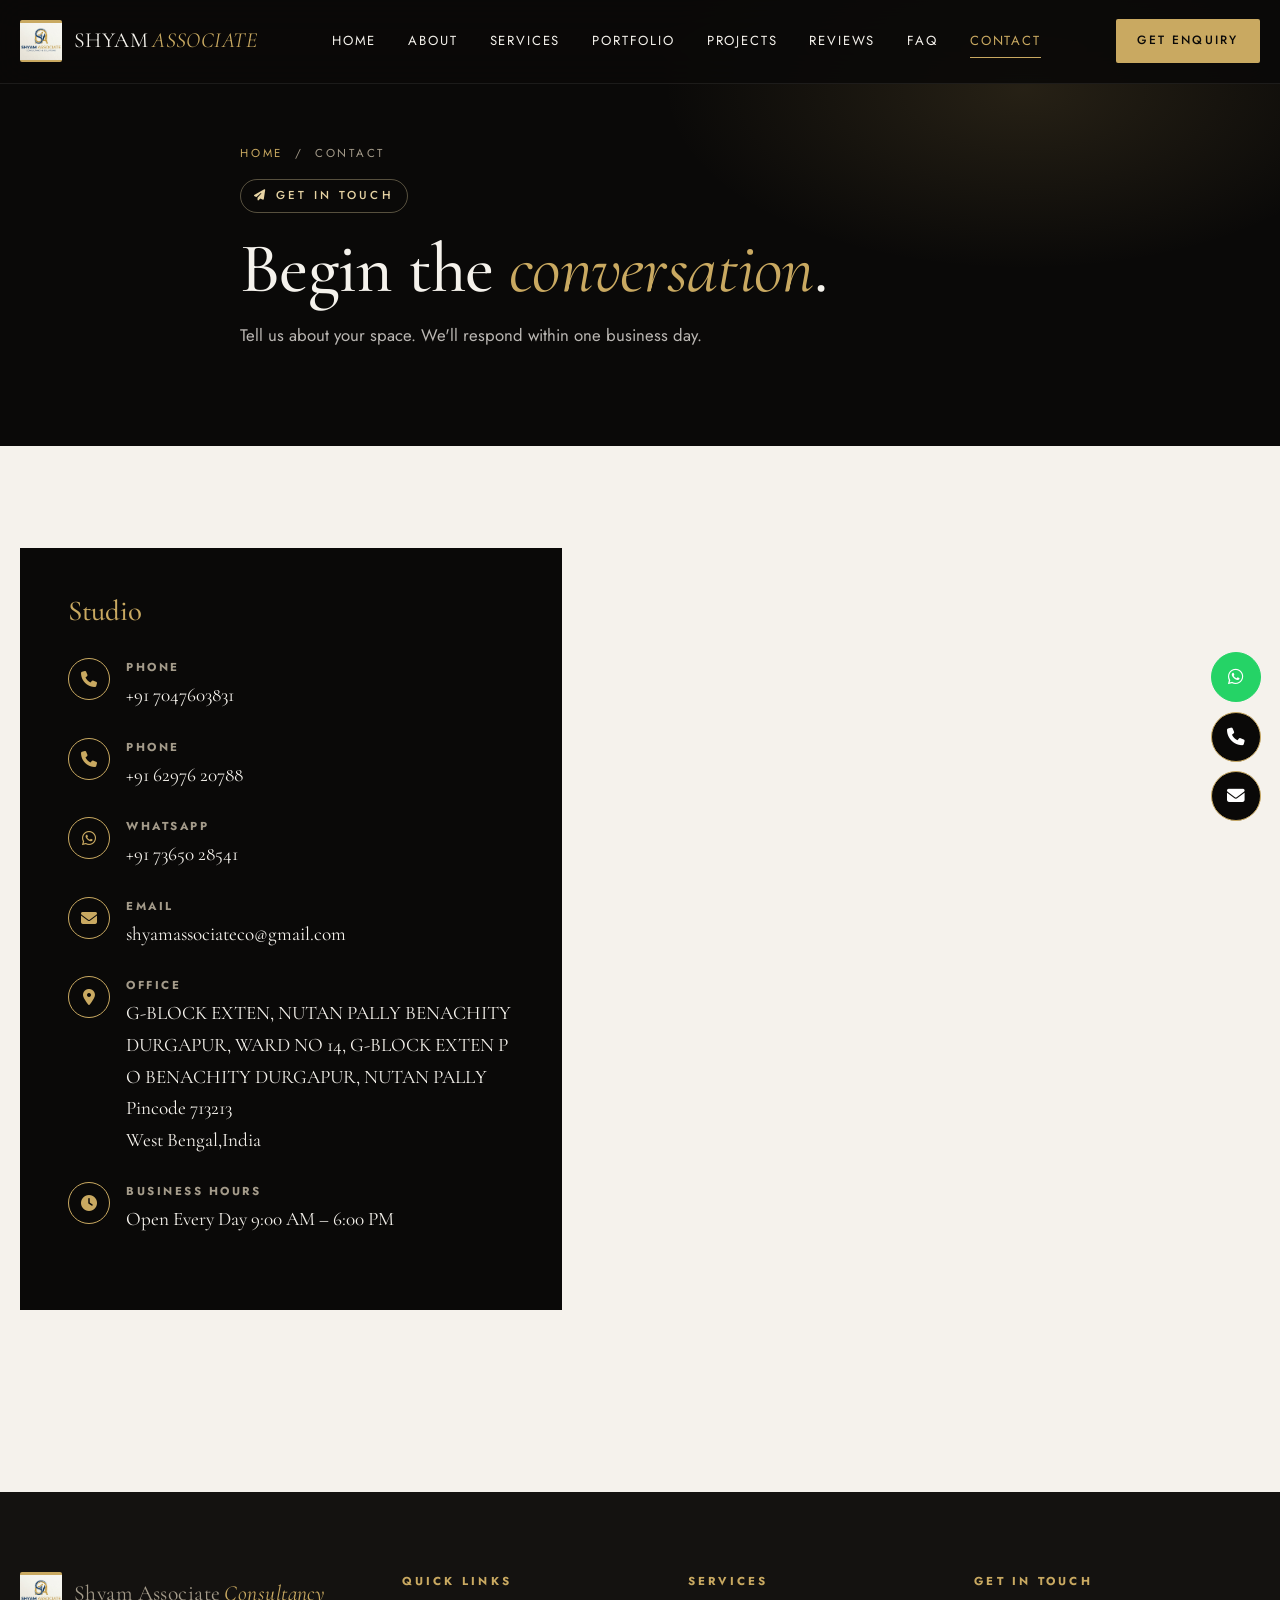
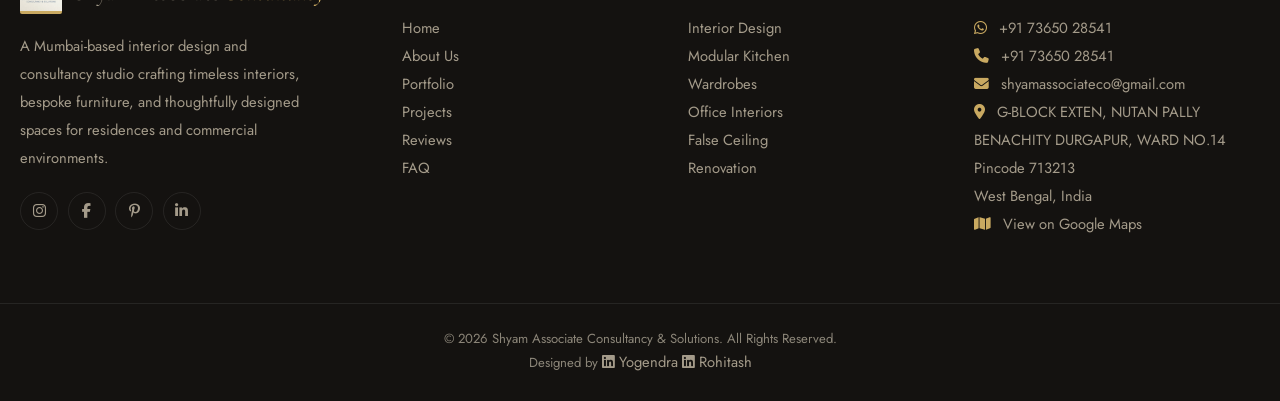
<file: contact.html>
<!DOCTYPE html>
<html lang="en">
<head>
<meta charset="UTF-8" />
<meta name="viewport" content="width=device-width, initial-scale=1.0" />
<meta name="description" content="Contact SHYAM ASSOCIATE — luxury interior design studio in Bandra West, Mumbai." />
<title>Contact — SHYAM ASSOCIATE</title>
<link rel="icon" type="images/jpeg" href="images/favicon.jpeg" />
<link rel="preconnect" href="https://fonts.googleapis.com" />
<link rel="preconnect" href="https://fonts.gstatic.com" crossorigin />
<link href="https://fonts.googleapis.com/css2?family=Cormorant+Garamond:wght@300;400;500;600;700&family=Jost:wght@300;400;500;600&display=swap" rel="stylesheet" />
<link rel="stylesheet" href="https://cdnjs.cloudflare.com/ajax/libs/font-awesome/6.5.1/css/all.min.css" />
<link rel="stylesheet" href="styles.css" />
</head>
<body data-page="contact">

<header class="nav" id="nav">
  <div class="nav__inner container">
    <a href="index.html" class="brand" data-testid="brand-link">
      <!-- <span class="brand__mark">SA</span> -->
      <span class="brand__mark"><img  src="images/logo.jpeg" alt=""></span>
      <span class="brand__name" style=" font-weight: 40px;" >SHYAM<em>ASSOCIATE</em></span>
    </a>
     <nav class="nav__links" id="navLinks">
      <a href="index.html">Home</a><a href="about.html">About</a><a href="services.html">Services</a>
      <a href="portfolio.html">Portfolio</a><a href="projects.html">Projects</a>
      <a href="reviews.html">Reviews</a><a href="faq.html">FAQ</a><a href="contact.html" class="active">Contact</a>
    </nav>
    <a href="contact.html" class="btn btn--gold nav__cta">Get Enquiry</a>
    <button class="nav__toggle" id="navToggle" aria-label="Menu"><span></span><span></span><span></span></button>
  </div>
</header>

<section class="page-hero">
  <div class="container page-hero__inner">
    <p class="crumbs"><a href="index.html">Home</a> &nbsp;/&nbsp; Contact</p>
    <span class="eyebrow eyebrow--light"><i class="fa-solid fa-paper-plane"></i> Get in Touch</span>
    <h1 class="h1">Begin the <em>conversation</em>.</h1>
    <p class="lead" style="color:rgba(245,242,236,.75);">Tell us about your space. We'll respond within one business day.</p>
  </div>
</section>

<section class="section">
  <div class="container">
    <div class="contact__grid">
      <aside class="contact__info" data-testid="contact-info">
        <h3>Studio</h3>
      <div class="info-item"><i class="fa-solid fa-phone"></i><div><strong>Phone</strong><a href="tel:+91 7047603831">+91 7047603831</a></div></div>
      <div class="info-item"><i class="fa-solid fa-phone"></i><div><strong>Phone</strong><a href="tel:+91 62976 20788">+91 62976 20788</a></div></div>
        <div class="info-item"><i class="fa-brands fa-whatsapp"></i><div><strong>WhatsApp</strong><a href="https://wa.me/+91 73650 28541" target="_blank" rel="noopener">+91 73650 28541</a></div></div>
        <div class="info-item"><i class="fa-solid fa-envelope"></i><div><strong>Email</strong><a href="mailto:shyamassociateco@gmail.com">shyamassociateco@gmail.com</a></div></div>
        <div class="info-item"><i class="fa-solid fa-location-dot"></i><div><strong>Office</strong><p>G-BLOCK EXTEN, NUTAN PALLY BENACHITY DURGAPUR, WARD NO 14, G-BLOCK EXTEN P O BENACHITY DURGAPUR, NUTAN PALLY<br>Pincode 713213<br/>West Bengal,India</p></div></div>
        <div class="info-item"><i class="fa-solid fa-clock"></i><div><strong>Business Hours</strong><p> Open Every Day
9:00 AM – 6:00 PM </p></div></div>
      </aside>

      
    <div class="map" data-testid="map">
      <iframe src="https://www.google.com/maps?q=G-BLOCK+EXTEN,+NUTAN+PALLY+BENACHITY+DURGAPUR,+WARD+NO+14,+G-BLOCK+EXTEN+P+O+BENACHITY+DURGAPUR,+NUTAN+PALLY&output=embed" loading="lazy" referrerpolicy="no-referrer-when-downgrade" title="SHYAM ASSOCIATE — Durgapur"></iframe>
    </div>
  </div>
</section>

<div id="footer-mount"></div>

<div class="floaters">
  <a href="https://wa.me/+91 73650 28541" class="floater floater--wa" target="_blank" rel="noopener"><i class="fa-brands fa-whatsapp"></i></a>
  <a href="tel:+91 73650 28541" class="floater floater--call"><i class="fa-solid fa-phone"></i></a>
  <a href="mailto:shyamassociateco@gmail.com" class="floater floater--mail"><i class="fa-solid fa-envelope"></i></a>
  <button class="floater floater--top" id="backToTop"><i class="fa-solid fa-arrow-up"></i></button>
</div>
  <script src="main.js"></script>  
</body>
</file>
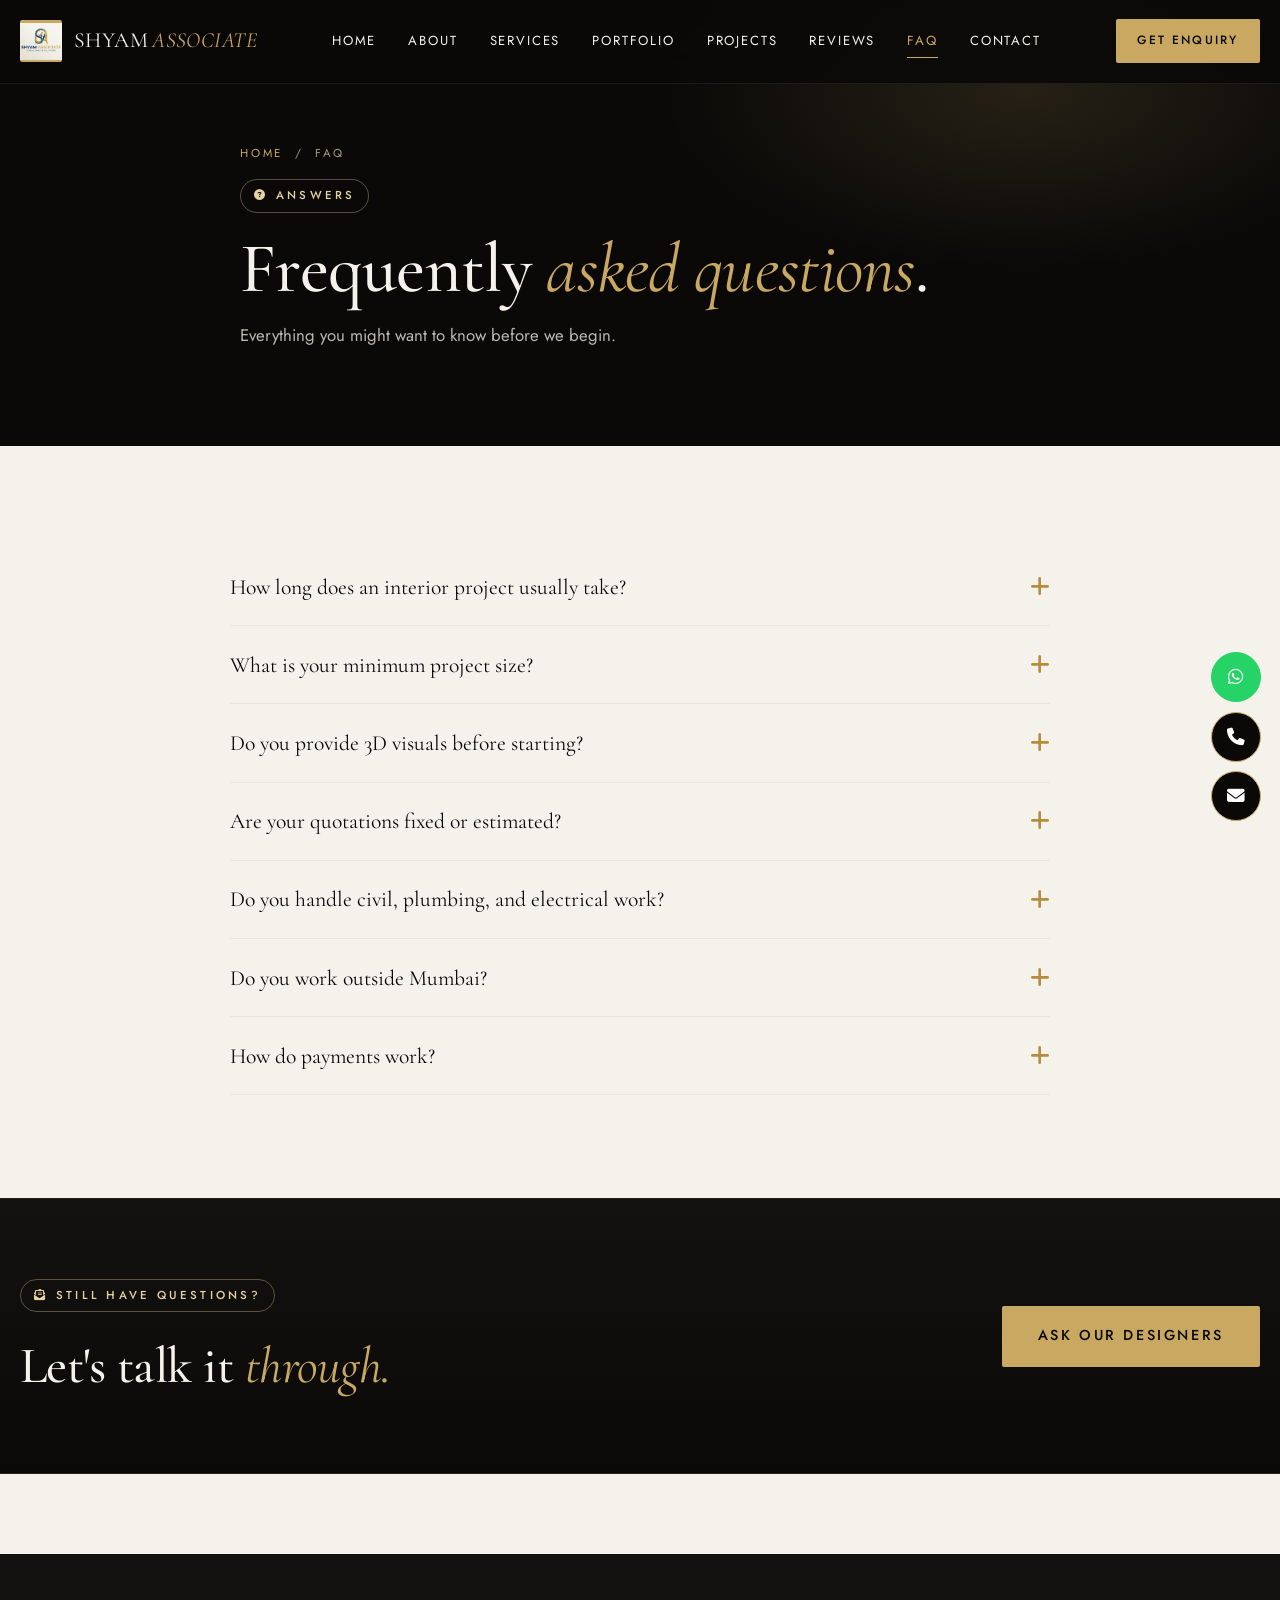
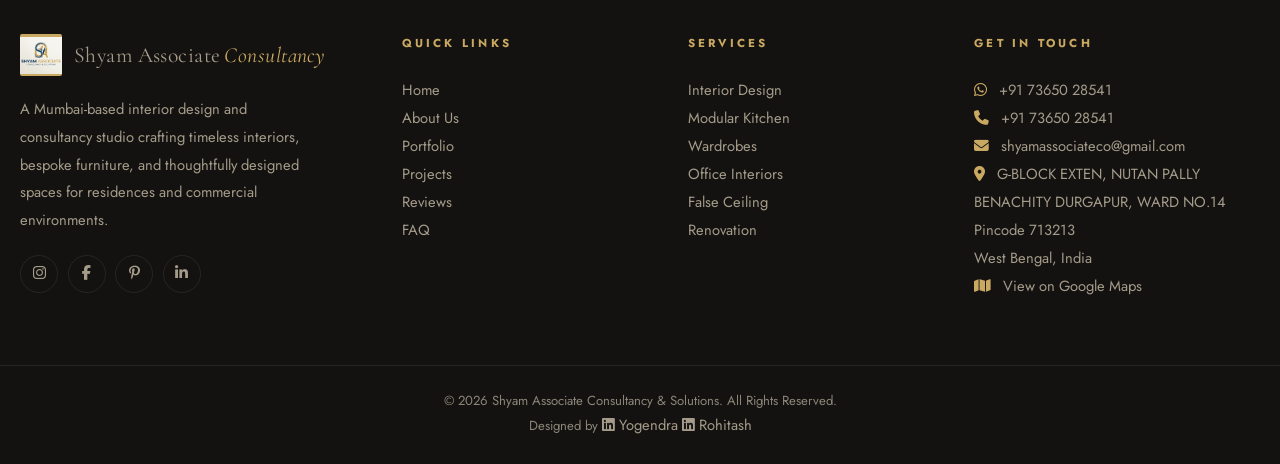
<file: faq.html>
<!DOCTYPE html>
<html lang="en">
<head>
<meta charset="UTF-8" />
<meta name="viewport" content="width=device-width, initial-scale=1.0" />
<meta name="description" content="Frequently asked questions about interior design, timelines, materials, and pricing." />
<title>FAQ — SHYAM ASSOCIATE</title>
<link rel="icon" type="images/jpeg" href="images/favicon.jpeg" />
<link rel="preconnect" href="https://fonts.googleapis.com" />
<link rel="preconnect" href="https://fonts.gstatic.com" crossorigin />
<link href="https://fonts.googleapis.com/css2?family=Cormorant+Garamond:wght@300;400;500;600;700&family=Jost:wght@300;400;500;600&display=swap" rel="stylesheet" />
<link rel="stylesheet" href="https://cdnjs.cloudflare.com/ajax/libs/font-awesome/6.5.1/css/all.min.css" />
<link rel="stylesheet" href="styles.css" />
</head>
<body data-page="faq">
<header class="nav" id="nav">
  <div class="nav__inner container">
    <a href="index.html" class="brand" data-testid="brand-link">
      <!-- <span class="brand__mark">SA</span> -->
      <span class="brand__mark"><img  src="images/logo.jpeg" alt=""></span>
      <span class="brand__name" style=" font-weight: 40px;" >SHYAM<em>ASSOCIATE</em></span>
    </a> <nav class="nav__links" id="navLinks">
      <a href="index.html">Home</a><a href="about.html">About</a><a href="services.html">Services</a>
      <a href="portfolio.html">Portfolio</a><a href="projects.html">Projects</a>
      <a href="reviews.html">Reviews</a><a href="faq.html" class="active">FAQ</a><a href="contact.html">Contact</a>
    </nav>
    <a href="contact.html" class="btn btn--gold nav__cta">Get Enquiry</a>
    <button class="nav__toggle" id="navToggle" aria-label="Menu"><span></span><span></span><span></span></button>
  </div>
</header>
<section class="page-hero">
  <div class="container page-hero__inner">
    <p class="crumbs"><a href="index.html">Home</a> &nbsp;/&nbsp; FAQ</p>
    <span class="eyebrow eyebrow--light"><i class="fa-solid fa-circle-question"></i> Answers</span>
    <h1 class="h1">Frequently <em>asked questions</em>.</h1>
    <p class="lead" style="color:rgba(245,242,236,.75);">Everything you might want to know before we begin.</p>
  </div>
</section>

<section class="section">
  <div class="container">
    <div class="faq" data-testid="faq-list">
      <div class="faq__item"><button class="faq__q" data-testid="faq-q-1">How long does an interior project usually take?<i class="fa-solid fa-plus"></i></button><div class="faq__a"><div class="faq__a-inner">A 1,000–1,500 sqft residence typically takes 10–14 weeks from site handover. Larger residences and commercial spaces are scoped individually with a detailed Gantt chart shared at kick-off.</div></div></div>
      <div class="faq__item"><button class="faq__q" data-testid="faq-q-2">What is your minimum project size?<i class="fa-solid fa-plus"></i></button><div class="faq__a"><div class="faq__a-inner">We accept residential projects starting from ₹60,000 rupees in scope, and commercial spaces from 100 sqft upward.</div></div></div>
      <div class="faq__item"><button class="faq__q" data-testid="faq-q-3">Do you provide 3D visuals before starting?<i class="fa-solid fa-plus"></i></button><div class="faq__a"><div class="faq__a-inner">Yes — every project begins with a mood-board, floor-plan, and photoreal 3D visualisations. You sign off on visuals before a single carpenter is booked.</div></div></div>
      <div class="faq__item"><button class="faq__q" data-testid="faq-q-4">Are your quotations fixed or estimated?<i class="fa-solid fa-plus"></i></button><div class="faq__a"><div class="faq__a-inner">Fixed. Our quotations are itemised line-by-line and locked once you sign the BOQ. Additions (say, if you change a countertop) are transparently priced before execution.</div></div></div>
      <div class="faq__item"><button class="faq__q" data-testid="faq-q-5">Do you handle civil, plumbing, and electrical work?<i class="fa-solid fa-plus"></i></button><div class="faq__a"><div class="faq__a-inner">Yes, we offer full turnkey delivery — civil, MEP, HVAC, joinery, finishes, and styling. A single point of accountability from concept to key-handover.</div></div></div>
      
      <div class="faq__item"><button class="faq__q" data-testid="faq-q-7">Do you work outside Mumbai?<i class="fa-solid fa-plus"></i></button><div class="faq__a"><div class="faq__a-inner">Yes — we have delivered projects in Pune, Alibaug, Goa, Bengaluru, West-Bengal. For outstation projects we scope logistics separately during consultation.</div></div></div>
      <div class="faq__item"><button class="faq__q" data-testid="faq-q-8">How do payments work?<i class="fa-solid fa-plus"></i></button><div class="faq__a"><div class="faq__a-inner">Standard schedule: 15% on design sign-off, 40% on material procurement, 30% at 50% site progress, and 15% on handover. All milestones documented in the agreement.</div></div></div>
    </div>
  </div>
</section>

<section class="cta-strip">
  <div class="container cta-strip__inner">
    <div><span class="eyebrow eyebrow--light"><i class="fa-solid fa-envelope-open-text"></i> Still Have Questions?</span><h2 class="h2 h2--light">Let's talk it <em>through.</em></h2></div>
    <a href="contact.html" class="btn btn--gold btn--lg">Ask Our Designers</a>
  </div>
</section>

<div id="footer-mount"></div>

<div class="floaters">
  <a href="https://wa.me/917365028541" class="floater floater--wa" target="_blank" rel="noopener"><i class="fa-brands fa-whatsapp"></i></a>
  <a href="tel:+917365028541" class="floater floater--call"><i class="fa-solid fa-phone"></i></a>
  <a href="mailto:shyamassociateco@gmail.com" class="floater floater--mail"><i class="fa-solid fa-envelope"></i></a>
  <button class="floater floater--top" id="backToTop"><i class="fa-solid fa-arrow-up"></i></button>
</div>
<script src="main.js"></script>
  
</body>
</file>
<file: styles.css>
:root{
  --onyx:        #0a0908;
  --onyx-2:      #141210;
  --charcoal:    #1c1a17;
  --bone:        #f5f2ec;
  --bone-2:      #eae5db;
  --sand:        #d9cdb4;
  --gold:        #c9a961;
  --gold-2:      #b48d3e;
  --gold-soft:   #e6d3a3;
  --line:        rgba(201,169,97,.28);
  --line-dark:   rgba(255,255,255,.08);
  --muted:       #8b8578;
  --muted-dark:  #a49b8a;

  --font-display:'Cormorant Garamond', serif;
  --font-body:   'Jost', system-ui, sans-serif;

  --ease:        cubic-bezier(.22,.61,.36,1);
  --shadow-soft: 0 30px 60px -30px rgba(10,9,8,.35);
  --shadow-gold: 0 20px 50px -20px rgba(201,169,97,.35);

  --radius:      2px;   /* sharp luxury edges */
  --container:   1280px;
}

*{ box-sizing:border-box; margin:0; padding:0; }
html{ scroll-behavior:smooth; }
body{
  font-family:var(--font-body);
  font-size:16px;
  line-height:1.65;
  color:var(--onyx);
  background:var(--bone);
  -webkit-font-smoothing:antialiased;
  overflow-x:hidden;
}
::selection{ background:var(--gold); color:var(--onyx); }
img{ max-width:100%; display:block; }
a{ color:inherit; text-decoration:none; }

.container{ width:min(100% - 40px, var(--container)); margin-inline:auto; }

/* ---------- Typography ---------- */
.h1, .h2, .h3, h1, h2, h3{
  font-family:var(--font-display);
  font-weight:500;
  line-height:1.05;
  letter-spacing:-.01em;
}
.h1{ font-size:clamp(2.5rem, 6vw, 5rem); }
.h2{ font-size:clamp(2rem, 4vw, 3.4rem); }
.h2--light{ color:var(--bone); }
.h2 em, .h1 em{ font-style:italic; color:var(--gold); font-weight:400; }

.lead{ font-size:1.05rem; color:var(--muted); max-width:60ch; margin:1rem 0; }
.section__head--center .lead{ margin-inline:auto; }

.eyebrow{
  display:inline-flex; align-items:center; gap:.5rem;
  font-family:var(--font-body); font-size:.72rem; font-weight:500;
  letter-spacing:.28em; text-transform:uppercase; color:var(--gold-2);
  padding:.4rem .8rem; border:1px solid var(--line); border-radius:999px;
  margin-bottom:1.2rem;
}
.eyebrow--light{ color:var(--gold-soft); border-color:rgba(230,211,163,.35); }
.eyebrow i{ font-size:.7rem; }

.section{ padding:clamp(4rem, 8vw, 7rem) 0; }
.section--dark{ background:var(--onyx); color:var(--bone); }
.section__head{ margin-bottom:3.5rem; max-width:720px; }
.section__head--center{ text-align:center; margin-inline:auto; }

.link-gold{
  display:inline-flex; align-items:center; gap:.5rem;
  color:var(--gold-2); font-weight:500; letter-spacing:.02em;
  border-bottom:1px solid transparent; padding-bottom:2px;
  transition:border-color .3s var(--ease), gap .3s var(--ease);
}
.link-gold:hover{ border-color:var(--gold); gap:.75rem; }

.center-cta{ text-align:center; margin-top:3rem; }

/* ---------- Buttons ---------- */
.btn{
  display:inline-flex; align-items:center; gap:.6rem;
  padding:.95rem 1.7rem; font-family:var(--font-body); font-size:.85rem;
  font-weight:500; letter-spacing:.18em; text-transform:uppercase;
  border-radius:2px; cursor:pointer; border:1px solid transparent;
  transition:all .4s var(--ease); position:relative; overflow:hidden;
}
.btn--gold{ background:var(--gold); color:var(--onyx); }
.btn--gold:hover{ background:var(--onyx); color:var(--gold); box-shadow:var(--shadow-gold); transform:translateY(-2px); }
.btn--ghost{ background:transparent; color:var(--bone); border-color:rgba(245,242,236,.4); }
.btn--ghost:hover{ background:var(--bone); color:var(--onyx); border-color:var(--bone); }
.btn--outline{ background:transparent; color:var(--onyx); border-color:var(--onyx); }
.btn--outline:hover{ background:var(--onyx); color:var(--gold); }
.btn--lg{ padding:1.1rem 2.2rem; font-size:.9rem; }

/* ---------- Navbar ---------- */
.nav{
  position:fixed; top:0; left:0; right:0; z-index:100;
  padding:1.2rem 0; transition:all .4s var(--ease);
  background:transparent;
}
.nav.scrolled{
  background:rgba(10,9,8,.85);
  backdrop-filter:blur(18px); -webkit-backdrop-filter:blur(18px);
  padding:.7rem 0; border-bottom:1px solid var(--line-dark);
}
.nav__inner{ display:flex; align-items:center; justify-content:space-between; gap:2rem; }

.brand{ display:flex; align-items:center; gap:.75rem; color:var(--bone); }
.brand__mark{
  width:42px; height:42px; display:grid; place-items:center;
  background:var(--gold); color:var(--onyx);
  font-family:var(--font-display); font-size:1.6rem; font-weight:600;
  border-radius:2px;
}
.brand__name{ font-family:var(--font-display); font-size:1.35rem; letter-spacing:.02em; }
.brand__name em{ font-style:italic; color:var(--gold); font-weight:400; margin-left:.25rem; }

.nav__links{ display:flex; align-items:center; gap:2rem; }
.nav__links a{
  color:var(--bone); font-size:.82rem; font-weight:400;
  letter-spacing:.14em; text-transform:uppercase; position:relative;
  padding:.35rem 0; transition:color .3s;
}
.nav__links a::after{
  content:''; position:absolute; left:0; bottom:0; width:0; height:1px;
  background:var(--gold); transition:width .3s var(--ease);
}
.nav__links a:hover, .nav__links a.active{ color:var(--gold); }
.nav__links a:hover::after, .nav__links a.active::after{ width:100%; }

.nav__cta{ padding:.7rem 1.3rem; font-size:.75rem; }

.nav__toggle{
  display:none; flex-direction:column; gap:5px;
  background:transparent; border:0; cursor:pointer; padding:.5rem;
}
.nav__toggle span{ width:26px; height:1.5px; background:var(--bone); transition:.3s var(--ease); }
.nav__toggle.open span:nth-child(1){ transform:translateY(6.5px) rotate(45deg); }
.nav__toggle.open span:nth-child(2){ opacity:0; }
.nav__toggle.open span:nth-child(3){ transform:translateY(-6.5px) rotate(-45deg); }

/* Solid nav on non-hero pages */
body:not([data-page="home"]) .nav{ background:rgba(10,9,8,.9); backdrop-filter:blur(18px); border-bottom:1px solid var(--line-dark); }

/* ---------- Hero ---------- */
.hero{
  position:relative; min-height:100vh; overflow:hidden;
  display:flex; align-items:center; color:var(--bone);
}
.hero__slider{ position:absolute; inset:0; }
.hero__slide{
  position:absolute; inset:0; background-size:cover; background-position:center;
  opacity:0; transition:opacity 1.4s var(--ease), transform 6s var(--ease);
  transform:scale(1.08);
}
.hero__slide.active{ opacity:1; transform:scale(1); }
.hero__overlay{
  position:absolute; inset:0; z-index:1;
  background:
    radial-gradient(1200px 700px at 20% 30%, rgba(10,9,8,.5), transparent 70%),
    linear-gradient(180deg, rgba(10,9,8,.65) 0%, rgba(10,9,8,.55) 40%, rgba(10,9,8,.85) 100%);
}
.hero__content{ position:relative; z-index:2; padding-top:6rem; padding-bottom:4rem; max-width:900px; }
.hero__title{
  font-family:var(--font-display); font-weight:400;
  font-size:clamp(2.6rem, 6.5vw, 5.8rem); line-height:1.02;
  letter-spacing:-.015em; margin-bottom:1.5rem;
}
.hero__title em{ font-style:italic; color:var(--gold); font-weight:400; }
.hero__sub{ font-size:clamp(1rem, 1.4vw, 1.15rem); color:rgba(245,242,236,.82); max-width:640px; margin-bottom:2.5rem; }
.hero__actions{ display:flex; gap:1rem; flex-wrap:wrap; margin-bottom:3rem; }

.hero__dots{ display:flex; gap:.6rem; }
.hero__dots button{
  width:36px; height:2px; background:rgba(245,242,236,.3); border:0; cursor:pointer;
  transition:background .3s;
}
.hero__dots button.active{ background:var(--gold); }

.hero__scroll{
  position:absolute; bottom:2rem; left:50%; transform:translateX(-50%);
  color:rgba(245,242,236,.6); font-size:.7rem; letter-spacing:.3em; text-transform:uppercase;
  display:flex; align-items:center; gap:.75rem; z-index:2;
}
.hero__scroll span{
  width:1px; height:40px; background:linear-gradient(180deg, var(--gold), transparent);
  animation:scrollLine 2s ease-in-out infinite;
}
@keyframes scrollLine{ 0%,100%{ transform:scaleY(.4); transform-origin:top; } 50%{ transform:scaleY(1); } }

/* ---------- Grid helpers ---------- */
.grid-2{ display:grid; grid-template-columns:1.05fr 1fr; gap:5rem; align-items:center; }
@media (max-width:900px){ .grid-2{ grid-template-columns:1fr; gap:3rem; } }

/* ---------- Intro ---------- */
.intro__media{ position:relative; }
.intro__media video{
  width:100%;
  aspect-ratio:4 / 5;
  object-fit:cover;
  border-radius:2px;
  box-shadow:var(--shadow-soft);
  display:block;
}
.intro__badge{
  position:absolute; left:-30px; bottom:40px; background:var(--onyx); color:var(--bone);
  padding:1.5rem 1.8rem; display:flex; align-items:center; gap:1rem;
  border-left:3px solid var(--gold);
}
.intro__badge strong{ font-family:var(--font-display); font-size:3rem; color:var(--gold); line-height:1; }
.intro__badge span{ font-size:.75rem; letter-spacing:.16em; text-transform:uppercase; }

/* ---------- Why ---------- */
.why__grid{
  display:grid; grid-template-columns:repeat(3, 1fr); gap:1.5rem;
}
.why__card{ padding:2.2rem 1.8rem; border-radius:2px; }
.why__card i{
  display:inline-grid; place-items:center; width:52px; height:52px;
  border:1px solid var(--gold); color:var(--gold); border-radius:50%;
  font-size:1.1rem; margin-bottom:1.2rem;
}
.why__card h3{ font-family:var(--font-display); font-size:1.5rem; margin-bottom:.6rem; }
.why__card p{ color:var(--muted-dark); font-size:.95rem; }
.glass{
  background:rgba(255,255,255,.035);
  border:1px solid rgba(255,255,255,.08);
  backdrop-filter:blur(14px); -webkit-backdrop-filter:blur(14px);
  transition:transform .5s var(--ease), border-color .3s;
}
.glass:hover{ transform:translateY(-6px); border-color:var(--gold); }

/* ---------- Stats ---------- */
.stats{ background:var(--bone-2); }
.stats__grid{ display:grid; grid-template-columns:repeat(4, 1fr); gap:2rem; text-align:center; }
.stat{ padding:1.5rem 1rem; border-left:1px solid var(--line); }
.stat:first-child{ border-left:0; }
.stat__num{
  font-family:var(--font-display); font-size:clamp(3rem, 5vw, 4.5rem);
  color:var(--gold-2); font-weight:500;
}
.stat__plus{ font-family:var(--font-display); font-size:2rem; color:var(--gold-2); }
.stat p{ font-size:.75rem; letter-spacing:.22em; text-transform:uppercase; color:var(--muted); margin-top:.5rem; }
@media (max-width:700px){ .stats__grid{ grid-template-columns:repeat(2, 1fr); } .stat{ border-left:0; } }

/* ---------- Services grid ---------- */
.svc__grid{
  display:grid; grid-template-columns:repeat(4, 1fr); gap:1.2rem;
}
.svc__card{
  padding:2rem 1.6rem; background:#fff; border:1px solid var(--bone-2);
  transition:all .5s var(--ease); display:block; color:var(--onyx);
}
.svc__card i{
  display:inline-grid; place-items:center; width:48px; height:48px;
  background:var(--onyx); color:var(--gold); font-size:1.1rem;
  margin-bottom:1.2rem; transition:.4s var(--ease);
}
.svc__card h3{ font-family:var(--font-display); font-size:1.35rem; margin-bottom:.4rem; }
.svc__card p{ font-size:.9rem; color:var(--muted); }
.svc__card:hover{ background:var(--onyx); color:var(--bone); transform:translateY(-6px); box-shadow:var(--shadow-soft); }
.svc__card:hover i{ background:var(--gold); color:var(--onyx); }
.svc__card:hover p{ color:var(--muted-dark); }

@media (max-width:900px){ .svc__grid{ grid-template-columns:repeat(2, 1fr); } .why__grid{ grid-template-columns:1fr; } }

/* ---------- Services (detail) ---------- */
.svc__detail{
  display:grid; grid-template-columns:repeat(3,1fr); gap:1.5rem;
}
.svc__detail-card{
  background:#fff; border:1px solid var(--bone-2); overflow:hidden;
  transition:transform .5s var(--ease), box-shadow .5s var(--ease);
}
.svc__detail-card:hover{ transform:translateY(-6px); box-shadow:var(--shadow-soft); }
.svc__detail-card__img{ height:220px; overflow:hidden; }
.svc__detail-card__img img{ height:100%; width:100%; object-fit:cover; transition:transform .8s var(--ease); }
.svc__detail-card:hover .svc__detail-card__img img{ transform:scale(1.08); }
.svc__detail-card__body{ padding:1.8rem; }
.svc__detail-card__body i{ color:var(--gold-2); font-size:1.2rem; margin-bottom:.8rem; display:block; }
.svc__detail-card__body h3{ font-family:var(--font-display); font-size:1.5rem; margin-bottom:.4rem; }
.svc__detail-card__body p{ color:var(--muted); font-size:.92rem; margin-bottom:1rem; }
.svc__detail-card__body a{ font-size:.75rem; letter-spacing:.2em; text-transform:uppercase; color:var(--gold-2); font-weight:500; }
@media (max-width:900px){ .svc__detail{ grid-template-columns:1fr; } }

/* ---------- CTA Strip ---------- */
.cta-strip{
  background:linear-gradient(180deg, var(--onyx-2), var(--onyx));
  padding:5rem 0; border-top:1px solid var(--line-dark); border-bottom:1px solid var(--line-dark);
}
.cta-strip__inner{ display:flex; align-items:center; justify-content:space-between; gap:2rem; flex-wrap:wrap; }
.cta-strip .h2{ margin-top:.5rem; }

/* ---------- Page hero (sub pages) ---------- */
.page-hero{
  padding:9rem 0 5rem; background:var(--onyx); color:var(--bone);
  position:relative; overflow:hidden;
}
.page-hero::before{
  content:''; position:absolute; inset:0;
  background:radial-gradient(600px 300px at 80% 20%, rgba(201,169,97,.15), transparent 60%);
}
.page-hero__inner{ position:relative; max-width:800px; }
.page-hero .h1{ font-size:clamp(2.5rem, 5.5vw, 4.5rem); }
.crumbs{ font-size:.72rem; letter-spacing:.24em; text-transform:uppercase; color:var(--muted-dark); margin-bottom:1rem; }
.crumbs a{ color:var(--gold); }

/* ---------- Portfolio ---------- */
.filter-bar{
  display:flex; flex-wrap:wrap; justify-content:center; gap:.6rem; margin-bottom:3rem;
}
.filter-bar button{
  background:transparent; border:1px solid var(--bone-2); padding:.65rem 1.3rem;
  font-family:var(--font-body); font-size:.72rem; letter-spacing:.22em; text-transform:uppercase;
  cursor:pointer; color:var(--onyx); transition:.3s var(--ease);
}
.filter-bar button.active, .filter-bar button:hover{ background:var(--onyx); color:var(--gold); border-color:var(--onyx); }

.masonry{ columns:3; column-gap:1rem; }
.masonry__item{
  break-inside:avoid; margin-bottom:1rem; position:relative; overflow:hidden; cursor:pointer;
  border:1px solid transparent; transition:border-color .3s;
}
.masonry__item img{ width:100%; transition:transform .8s var(--ease); }
.masonry__item::after{
  content:''; position:absolute; inset:0;
  background:linear-gradient(180deg, transparent 50%, rgba(10,9,8,.85));
  opacity:0; transition:opacity .5s var(--ease);
}
.masonry__caption{
  position:absolute; left:1.2rem; right:1.2rem; bottom:1.2rem; z-index:2;
  color:var(--bone); transform:translateY(20px); opacity:0; transition:.5s var(--ease);
}
.masonry__caption span{ font-size:.68rem; letter-spacing:.24em; text-transform:uppercase; color:var(--gold); }
.masonry__caption h4{ font-family:var(--font-display); font-size:1.4rem; margin-top:.3rem; }
.masonry__item:hover img{ transform:scale(1.08); }
.masonry__item:hover::after{ opacity:1; }
.masonry__item:hover .masonry__caption{ transform:translateY(0); opacity:1; }
@media (max-width:900px){ .masonry{ columns:2; } }
@media (max-width:600px){ .masonry{ columns:1; } }

/* Lightbox */
.lightbox{
  position:fixed; inset:0; background:rgba(10,9,8,.95); z-index:200;
  display:none; align-items:center; justify-content:center; padding:2rem;
}
.lightbox.open{ display:flex; }
.lightbox img{ max-width:90vw; max-height:85vh; box-shadow:var(--shadow-soft); }
.lightbox__close{
  position:absolute; top:2rem; right:2rem; background:transparent;
  border:1px solid var(--gold); color:var(--gold); width:48px; height:48px;
  cursor:pointer; border-radius:50%; font-size:1.1rem;
}

/* ---------- Projects ---------- */
.projects__grid{ display:grid; grid-template-columns:repeat(3, 1fr); gap:1.8rem; }
.proj{
  background:#fff; border:1px solid var(--bone-2); overflow:hidden;
  transition:transform .5s var(--ease), box-shadow .5s var(--ease);
}
.proj:hover{ transform:translateY(-8px); box-shadow:var(--shadow-soft); }
.proj__img{ height:280px; overflow:hidden; }
.proj__img img{ height:100%; width:100%; object-fit:cover; transition:transform .8s var(--ease); }
.proj:hover .proj__img img{ transform:scale(1.08); }
.proj__body{ padding:1.8rem; }
.proj__cat{ font-size:.68rem; letter-spacing:.24em; text-transform:uppercase; color:var(--gold-2); }
.proj__title{ font-family:var(--font-display); font-size:1.6rem; margin:.5rem 0 .4rem; }
.proj__loc{ font-size:.85rem; color:var(--muted); margin-bottom:1rem; }
.proj__loc i{ color:var(--gold-2); margin-right:.4rem; }
.proj__desc{ font-size:.92rem; color:var(--muted); }
@media (max-width:900px){ .projects__grid{ grid-template-columns:1fr; } }

/* ---------- About / Timeline ---------- */
.pillar__grid{ display:grid; grid-template-columns:repeat(3,1fr); gap:2rem; }
.pillar{ padding:2.2rem; background:#fff; border-top:2px solid var(--gold); box-shadow:var(--shadow-soft); }
.pillar i{ font-size:1.6rem; color:var(--gold-2); margin-bottom:.8rem; display:block; }
.pillar h3{ font-family:var(--font-display); font-size:1.6rem; margin-bottom:.6rem; }
.pillar p{ color:var(--muted); font-size:.95rem; }
@media (max-width:800px){ .pillar__grid{ grid-template-columns:1fr; } }

.timeline{ position:relative; padding-left:2rem; max-width:820px; margin:0 auto; }
.timeline::before{
  content:''; position:absolute; left:.5rem; top:0; bottom:0; width:1px; background:var(--line);
}
.tl-item{ position:relative; padding:0 0 3rem 3rem; }
.tl-item::before{
  content:''; position:absolute; left:-1rem; top:.5rem; width:14px; height:14px;
  background:var(--gold); border:3px solid var(--bone); border-radius:50%; box-shadow:0 0 0 1px var(--gold);
}
.tl-year{ font-family:var(--font-display); font-size:1.4rem; color:var(--gold-2); }
.tl-item h4{ font-family:var(--font-display); font-size:1.4rem; margin:.2rem 0 .4rem; }
.tl-item p{ color:var(--muted); font-size:.95rem; }

/* Working Process */
.process__grid{ display:grid; grid-template-columns:repeat(6,1fr); gap:1rem; }
.step{ text-align:center; padding:1.5rem 1rem; position:relative; }
.step__num{
  width:60px; height:60px; margin:0 auto 1rem; display:grid; place-items:center;
  background:var(--onyx); color:var(--gold); border-radius:50%;
  font-family:var(--font-display); font-size:1.6rem; border:1px solid var(--gold);
}
.step i{ color:var(--gold-2); margin-bottom:.6rem; display:block; font-size:1.1rem; }
.step h4{ font-family:var(--font-display); font-size:1.15rem; margin-bottom:.3rem; }
.step p{ font-size:.82rem; color:var(--muted); }
@media (max-width:900px){ .process__grid{ grid-template-columns:repeat(2,1fr); } }

/* ---------- Testimonials ---------- */
.testi__grid{ display:grid; grid-template-columns:repeat(3,1fr); gap:1.5rem; }
.testi{
  padding:2.2rem; background:#fff; border:1px solid var(--bone-2);
  position:relative; transition:.5s var(--ease);
}
.testi:hover{ transform:translateY(-6px); box-shadow:var(--shadow-soft); border-color:var(--gold); }
.testi__quote{ font-family:var(--font-display); font-size:3rem; color:var(--gold); line-height:0; position:absolute; top:2rem; right:1.6rem; opacity:.35; }
.testi__stars{ color:var(--gold); margin-bottom:1rem; }
.testi__text{ font-family:var(--font-display); font-size:1.15rem; line-height:1.5; color:var(--onyx); font-style:italic; }
.testi__author{ display:flex; align-items:center; gap:1rem; margin-top:1.5rem; padding-top:1.5rem; border-top:1px solid var(--bone-2); }
.testi__author img{ width:56px; height:56px; border-radius:50%; object-fit:cover; }
.testi__author strong{ display:block; font-family:var(--font-display); font-size:1.15rem; }
.testi__author span{ font-size:.78rem; letter-spacing:.16em; text-transform:uppercase; color:var(--muted); }
@media (max-width:900px){ .testi__grid{ grid-template-columns:1fr; } }

/* ---------- FAQ ---------- */
.faq{ max-width:820px; margin:0 auto; }
.faq__item{ border-bottom:1px solid var(--bone-2); }
.faq__q{
  width:100%; text-align:left; padding:1.6rem 0; background:transparent; border:0; cursor:pointer;
  font-family:var(--font-display); font-size:1.35rem; color:var(--onyx);
  display:flex; align-items:center; justify-content:space-between; gap:1rem;
}
.faq__q i{ color:var(--gold-2); transition:transform .4s var(--ease); }
.faq__item.open .faq__q i{ transform:rotate(45deg); }
.faq__a{ max-height:0; overflow:hidden; transition:max-height .5s var(--ease); color:var(--muted); }
.faq__a-inner{ padding:0 0 1.6rem; font-size:.95rem; line-height:1.75; }
.faq__item.open .faq__a{ max-height:400px; }

/* ---------- Contact ---------- */
.contact__grid{ display:grid; grid-template-columns:1fr 1.2fr; gap:3rem; }
@media (max-width:900px){ .contact__grid{ grid-template-columns:1fr; } }

.contact__info{ background:var(--onyx); color:var(--bone); padding:3rem; }
.contact__info h3{ font-family:var(--font-display); font-size:1.8rem; margin-bottom:2rem; color:var(--gold); }
.info-item{ display:flex; gap:1rem; margin-bottom:1.6rem; }
.info-item i{
  width:42px; height:42px; display:grid; place-items:center;
  border:1px solid var(--gold); color:var(--gold); border-radius:50%; flex-shrink:0;
}
.info-item strong{ display:block; font-size:.72rem; letter-spacing:.22em; text-transform:uppercase; color:var(--muted-dark); margin-bottom:.2rem; }
.info-item p, .info-item a{ font-family:var(--font-display); font-size:1.2rem; color:var(--bone); }
.info-item a:hover{ color:var(--gold); }

.form{ background:#fff; padding:3rem; box-shadow:var(--shadow-soft); }
.form h3{ font-family:var(--font-display); font-size:1.8rem; margin-bottom:2rem; }
.form-row{ display:grid; grid-template-columns:1fr 1fr; gap:1rem; }
@media (max-width:600px){ .form-row{ grid-template-columns:1fr; } }
.field{ margin-bottom:1.2rem; position:relative; }
.field label{ display:block; font-size:.7rem; letter-spacing:.2em; text-transform:uppercase; color:var(--muted); margin-bottom:.4rem; }
.field input, .field select, .field textarea{
  width:100%; padding:.9rem 1rem; border:1px solid var(--bone-2); border-radius:2px;
  font-family:var(--font-body); font-size:.95rem; background:var(--bone); color:var(--onyx);
  transition:.3s var(--ease);
}
.field input:focus, .field select:focus, .field textarea:focus{
  outline:none; border-color:var(--gold); background:#fff;
}
.field textarea{ min-height:120px; resize:vertical; }
.form-msg{ padding:.9rem 1rem; margin-top:1rem; font-size:.9rem; display:none; }
.form-msg.success{ display:block; background:rgba(201,169,97,.15); color:var(--gold-2); border-left:3px solid var(--gold); }
.form-msg.error{ display:block; background:#fee; color:#a33; border-left:3px solid #a33; }

.map{ margin-top:4rem; }
.map iframe{ width:100%; height:420px; border:0; filter:grayscale(.3) contrast(1.05); }

/* ---------- Footer ---------- */
.footer{
  background:var(--onyx-2); color:var(--bone); padding:5rem 0 0; margin-top:5rem;
}
.footer__grid{ display:grid; grid-template-columns:1.4fr 1fr 1fr 1.2fr; gap:3rem; }
.footer h4{
  font-family:var(--font-body); font-size:.72rem; letter-spacing:.28em; text-transform:uppercase;
  color:var(--gold); margin-bottom:1.5rem;
}
.footer p, .footer a{ color:var(--muted-dark); font-size:.92rem; line-height:1.9; }
.footer a:hover{ color:var(--gold); }
.footer ul{ list-style:none; }
.footer__brand p{ margin:1.2rem 0; max-width:32ch; }
.socials{ display:flex; gap:.6rem; margin-top:1rem; }
.socials a{
  width:38px; height:38px; display:grid; place-items:center;
  border:1px solid var(--line-dark); border-radius:50%; transition:.3s var(--ease);
}
.socials a:hover{ background:var(--gold); color:var(--onyx); border-color:var(--gold); }
.footer__bottom{
  margin-top:4rem; padding:1.5rem 0; border-top:1px solid var(--line-dark);
  text-align:center; font-size:.82rem; color:var(--muted);
}
@media (max-width:900px){ .footer__grid{ grid-template-columns:1fr 1fr; } }
@media (max-width:600px){ .footer__grid{ grid-template-columns:1fr; } }

/* ---------- Floaters ---------- */
.floaters{
  position:fixed; right:1.2rem; bottom:1.2rem; z-index:80;
  display:flex; flex-direction:column; gap:.6rem;
}
.floater{
  width:50px; height:50px; border-radius:50%; display:grid; place-items:center;
  color:#fff; background:var(--onyx); border:1px solid var(--gold); cursor:pointer;
  font-size:1.1rem; transition:.4s var(--ease); box-shadow:var(--shadow-soft);
}
.floater:hover{ background:var(--gold); color:var(--onyx); transform:translateY(-3px) scale(1.05); }
.floater--wa{ background:#25D366; border-color:#25D366; }
.floater--wa:hover{ background:#128C7E; border-color:#128C7E; color:#fff; }
.floater--top{ opacity:0; pointer-events:none; transition:.4s var(--ease); }
.floater--top.visible{ opacity:1; pointer-events:auto; }

/* ---------- Reveal Animations ---------- */
.reveal{ opacity:0; transform:translateY(30px); transition:opacity .8s var(--ease), transform .8s var(--ease); }
.reveal.in{ opacity:1; transform:translateY(0); }

/* ---------- Mobile ---------- */
@media (max-width:768px){

    .footer__bottom{
        flex-direction:column;
        gap:12px;
        text-align:center;
    }

    .footer__left{
        display:none;
    }

    .footer__center,
    .footer__right{
        width:100%;
        justify-content:center;
    }

    .footer__right{
        flex-wrap:wrap;
        gap:15px;
    }

    .footer__right a{
        font-size:13px;
    }
}

@media (max-width:768px){
    .footer__bottom{
        flex-direction:column;
        gap:10px;
    }

    .footer__left{
        display:none;
    }

    .footer__center,
    .footer__right{
        text-align:center;
        justify-content:center;
    }
}
/* Mobile Navbar */
@media (max-width:768px){

  .nav{
    z-index:1000;
  }

  .nav__toggle{
    display:flex;
    z-index:1002;
  }

  .nav__links{
    position:fixed;
    top:72px;
    right:-100%;
    width:280px;
    height:calc(100vh - 72px);
    background:#0a0908;
    display:flex;
    flex-direction:column;
    align-items:flex-start;
    gap:25px;
    padding:40px 30px;
    transition:.4s ease;
    border-left:1px solid rgba(255,255,255,.08);
    z-index:1001;
  }

  .nav__links.open{
    right:0;
  }

  .nav__cta{
    display:none;
  }

}
</file>
